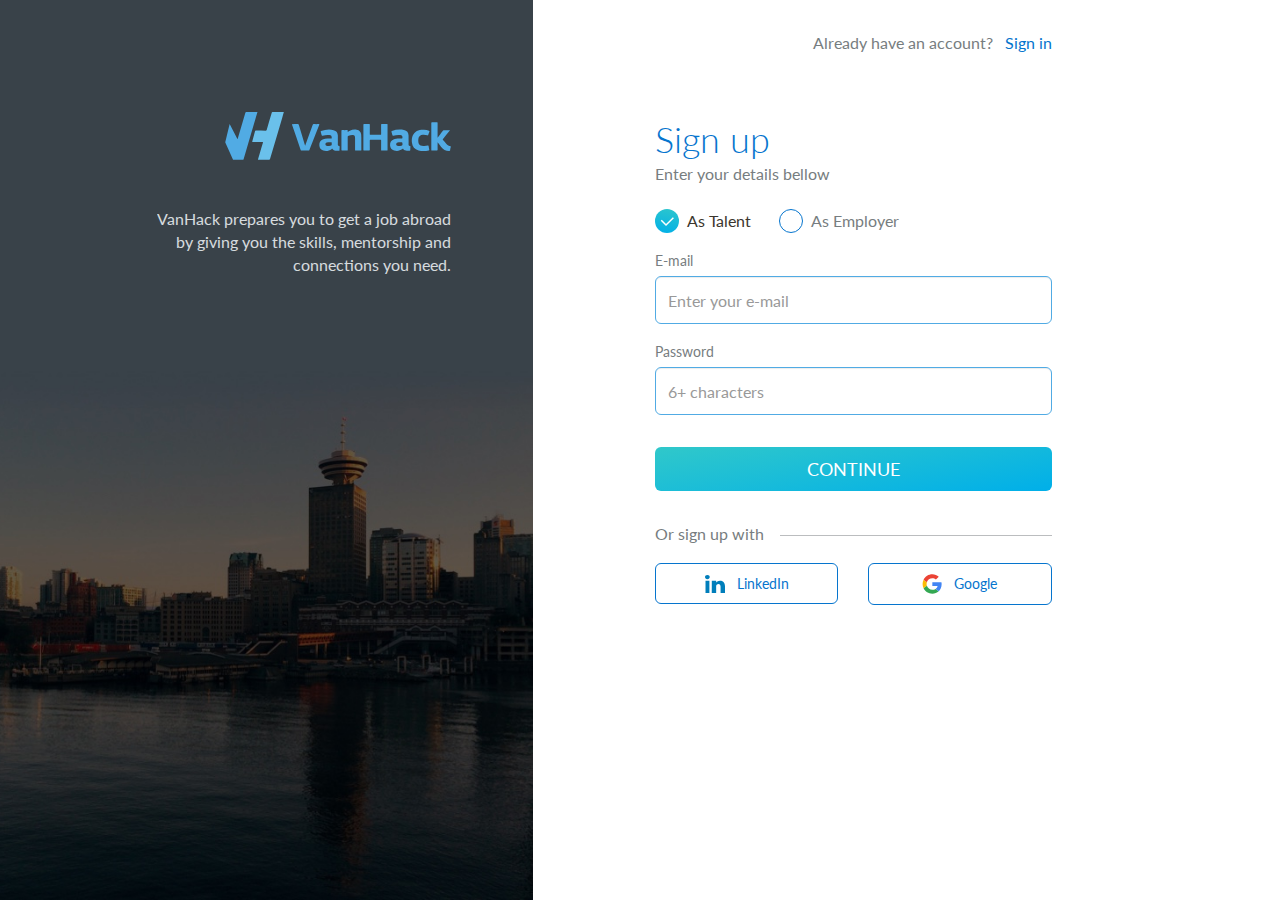
<file: index.html>
<!DOCTYPE html>
<html lang="en">

<head>
    <meta charset="utf-8">
    <meta http-equiv="X-UA-Compatible" content="IE=edge">
    <meta name="viewport" content="width=device-width, initial-scale=1">
    <!-- The above 3 meta tags *must* come first in the head; any other head content must come *after* these tags -->

    <!-- Latest compiled and minified CSS & JS -->
     <link rel="stylesheet" media="screen" href="bootstrap/bootstrap.min.css">

    <link href="https://fonts.googleapis.com/css?family=Lato:300,400,700" rel="stylesheet">
    <link rel="stylesheet" media="screen" href="vh-customStyle.css">

    <title>Forgot Password - VanHack</title>

</head>

<body>
    <script type="text/javascript">
        location.href = "signup.html";
    </script>
</body>

</html>
</file>
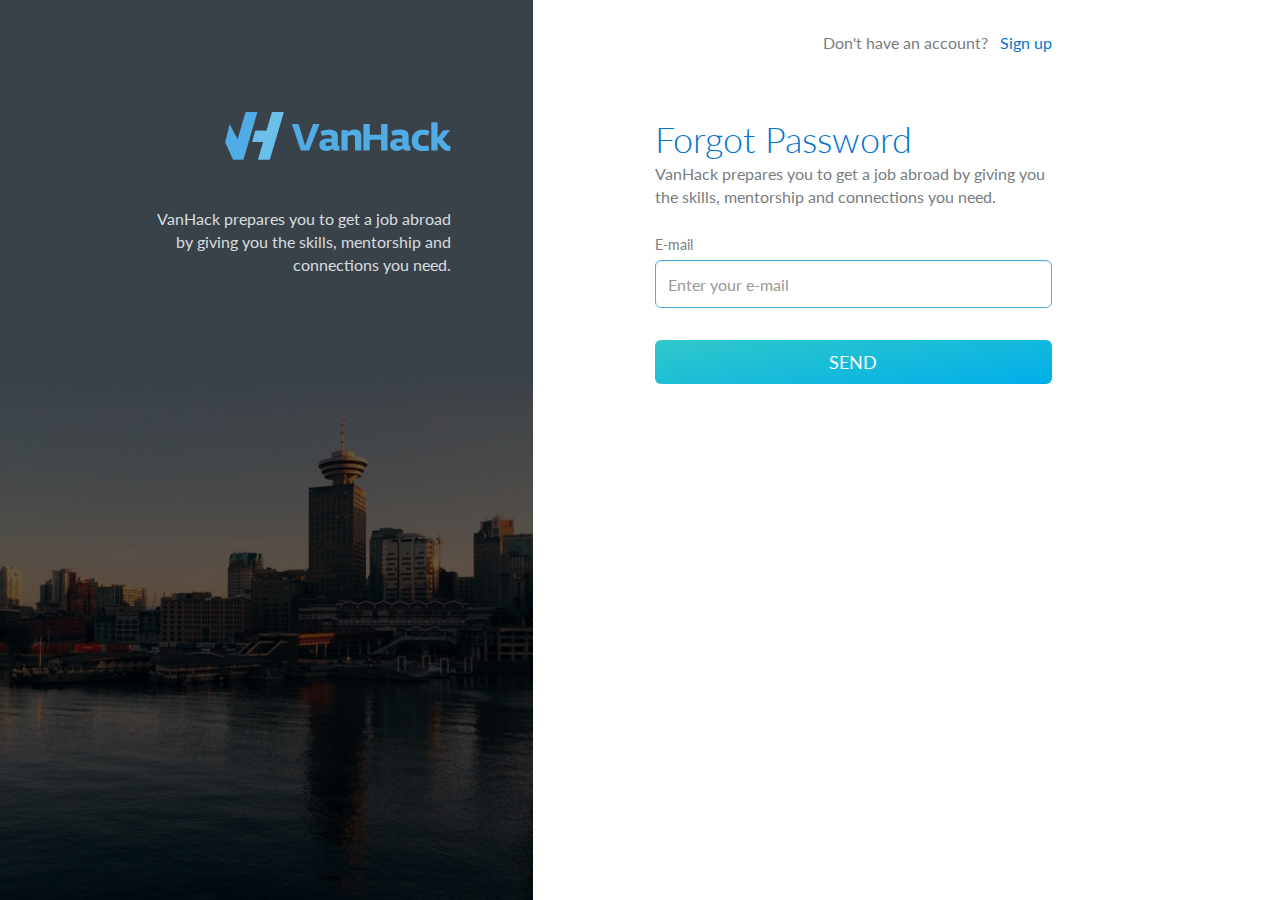
<file: forgotPassword.html>
<!DOCTYPE html>
<html lang="en">
<head>
    <meta charset="utf-8">
    <meta http-equiv="X-UA-Compatible" content="IE=edge">
    <meta name="viewport" content="width=device-width, initial-scale=1">
    <!-- The above 3 meta tags *must* come first in the head; any other head content must come *after* these tags -->
    
    <!-- Latest compiled and minified CSS & JS -->
    <link rel="stylesheet" media="screen" href="bootstrap/bootstrap.min.css">

    <link href="https://fonts.googleapis.com/css?family=Lato:300,400,700" rel="stylesheet">
    <link rel="stylesheet" media="screen" href="vh-customStyle.css">

    <title>Forgot Password - VanHack</title>

</head>
<body>

<div class="container-fluid">
    
    <div class="row">
        <div class="col-xs-12 col-sm-12 col-md-5 col-lg-5 hero-image-col">
            
            <div class="hero-image-container ">
                <img src="images/vanhack-logo.svg" alt="VanHack">
                <p>
                    VanHack prepares you to get a job abroad by giving you the skills, mentorship and connections you need.
                </p>
            </div>
        </div>
        <div class="col-xs-12 col-sm-12 col-md-5 col-lg-5 fake_col">
            <!-- Fake col to permit previous col has fixed position -->
        </div>
        
        <div class="col-xs-12 
                    col-sm-8 col-sm-offset-2
                    col-md-5 col-md-offset-1
                    col-lg-4 col-ld-offset-1">
            <div class="signup-form-container">
                <p class="switch-signin-signup">
                   Don't have an account? &nbsp; <a href="signup.html"> Sign up</a>
                </p>
                <h1>Forgot Password</h1>
                <p class="tip">
                    VanHack prepares you to get a job abroad by giving you the skills, mentorship and connections you need.
                </p>
                
                <form action="" method="POST" role="form">
        
                    <div class="form-group">
                        <label for="email">E-mail</label>
                        <input type="email" class="form-control" id="email" placeholder="Enter your e-mail">
                    </div>
                    
                    <!-- <button type="submit" class="btn btn-lg btn-block btn-primary">SEND</button> -->
                    <button type="button" onclick="javascript:location.href='forgotPasswordSuccess.html'" class="btn btn-lg btn-block btn-primary">SEND</button>
                    
                        
                </form>

                <p class="switch-signin-signup-mobile">
                   Don't have an account? &nbsp; <a href="signup.html"> Sign up</a>
                </p>

            </div>
        </div>
        
    </div>
    
</div>

</body>
</html>
</file>
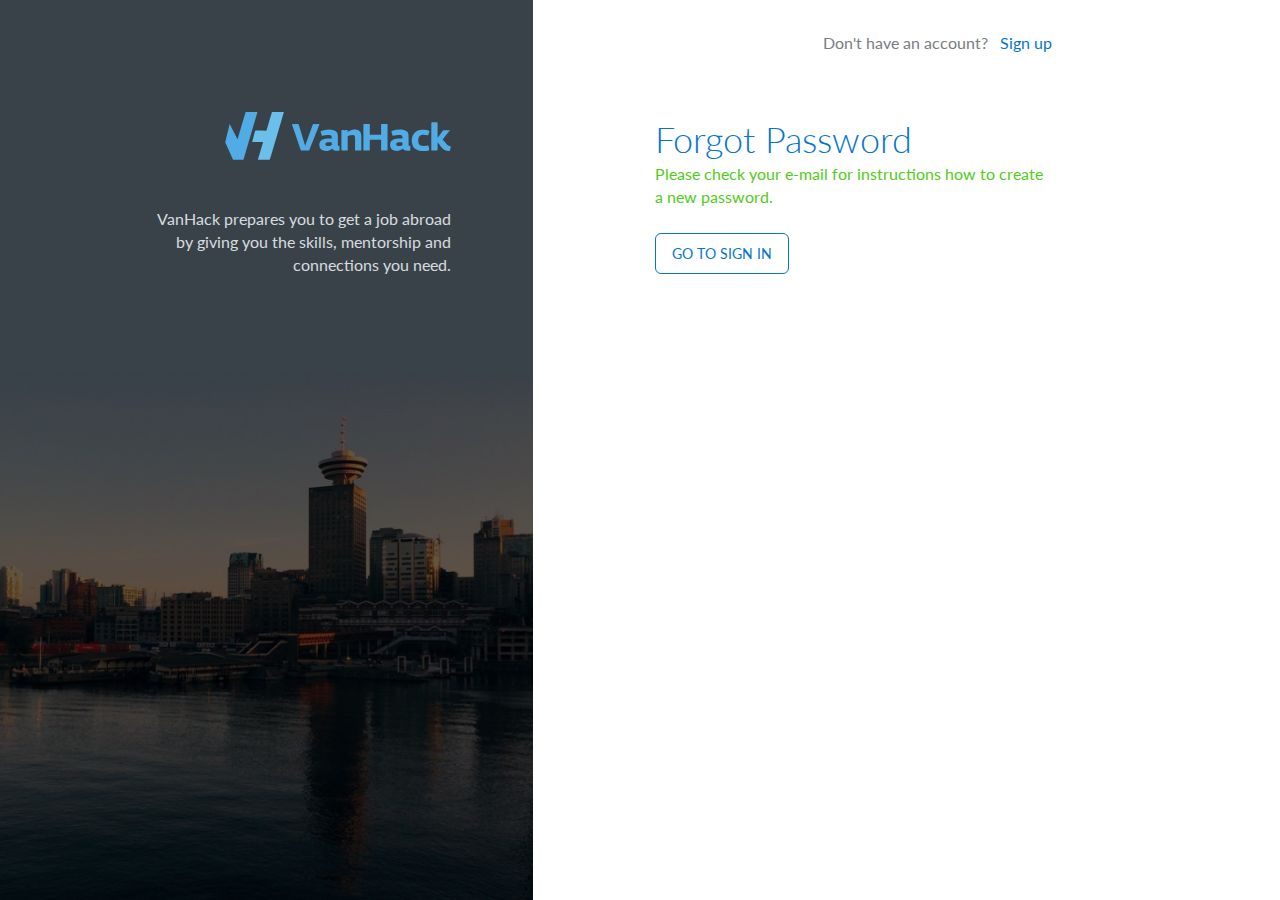
<file: forgotPasswordSuccess.html>
<!DOCTYPE html>
<html lang="en">

<head>
    <meta charset="utf-8">
    <meta http-equiv="X-UA-Compatible" content="IE=edge">
    <meta name="viewport" content="width=device-width, initial-scale=1">
    <!-- The above 3 meta tags *must* come first in the head; any other head content must come *after* these tags -->

    <!-- Latest compiled and minified CSS & JS -->
     <link rel="stylesheet" media="screen" href="bootstrap/bootstrap.min.css">

    <link href="https://fonts.googleapis.com/css?family=Lato:300,400,700" rel="stylesheet">
    <link rel="stylesheet" media="screen" href="vh-customStyle.css">

    <title>Forgot Password - VanHack</title>

</head>

<body>

    <div class="container-fluid">

        <div class="row">
            <div class="col-xs-12 col-sm-12 col-md-5 col-lg-5 hero-image-col">

                <div class="hero-image-container ">
                    <img src="images/vanhack-logo.svg" alt="VanHack">
                    <p>
                        VanHack prepares you to get a job abroad by giving you the skills, mentorship and connections you need.
                    </p>
                </div>
            </div>
            <div class="col-xs-12 col-sm-12 col-md-5 col-lg-5 fake_col">
                <!-- Fake col to permit previous col has fixed position -->
            </div>

            <div class="col-xs-12 
                    col-sm-8 col-sm-offset-2
                    col-md-5 col-md-offset-1
                    col-lg-4 col-ld-offset-1">
                <div class="signup-form-container">
                    <p class="switch-signin-signup">
                        Don't have an account? &nbsp; <a href="signup.html"> Sign up</a>
                    </p>
                    <h1>Forgot Password</h1>
                    <p class="tip success_msg">
                        Please check your e-mail for instructions how to create a new password.
                    </p>
                    <button type="button"onclick="javascript:location.href='signin.html'" class="btn btn-lg btn-default">
                        GO TO SIGN IN
                    </button>


                </div>
            </div>

        </div>

    </div>

</body>

</html>
</file>
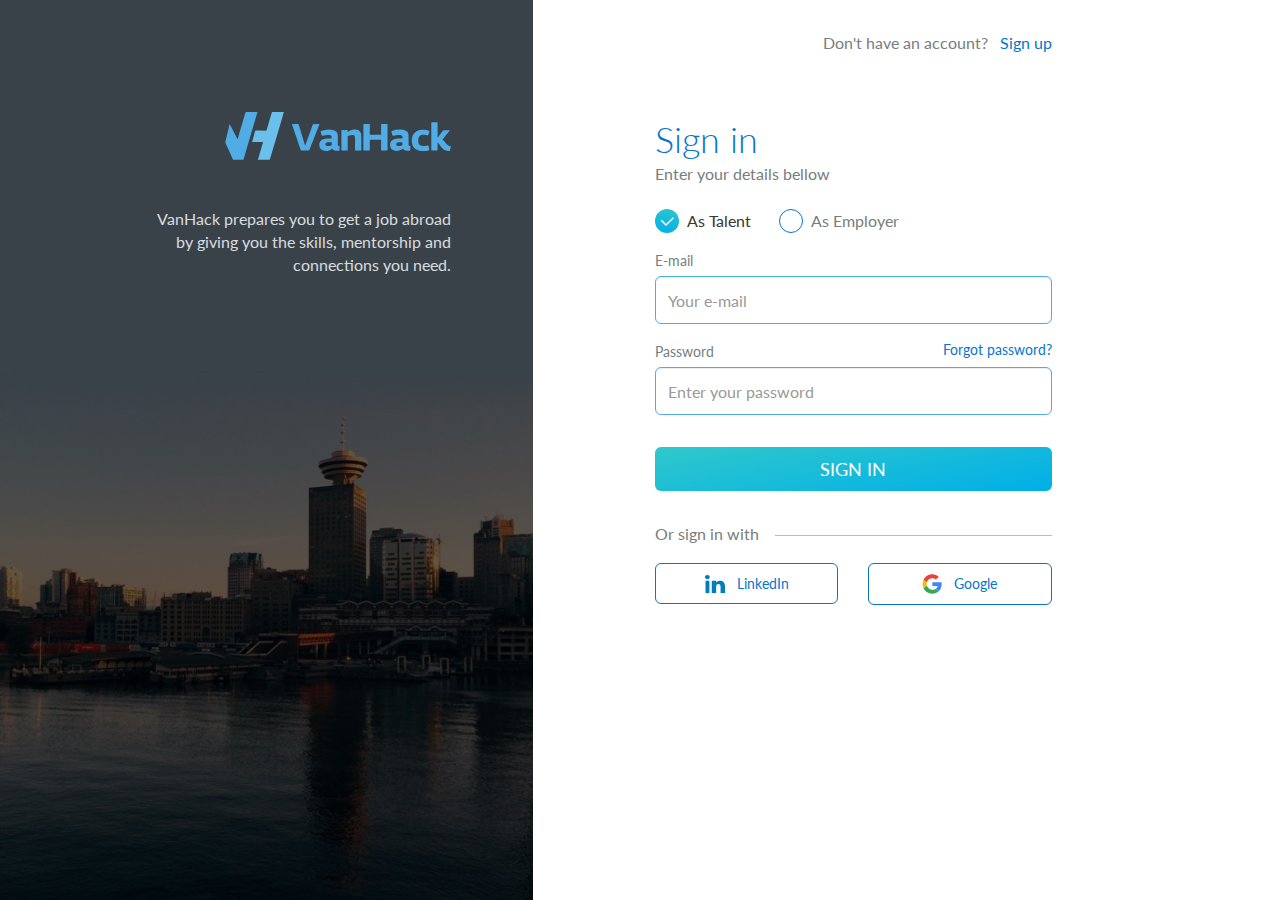
<file: signin.html>
<!DOCTYPE html>
<html lang="en">
<head>
    <meta charset="utf-8">
    <meta http-equiv="X-UA-Compatible" content="IE=edge">
    <meta name="viewport" content="width=device-width, initial-scale=1">
    <!-- The above 3 meta tags *must* come first in the head; any other head content must come *after* these tags -->
    
    <!-- Latest compiled and minified CSS & JS -->
    <link rel="stylesheet" media="screen" href="bootstrap/bootstrap.min.css">
    <!-- <link rel="stylesheet" media="screen" href="http://netdna.bootstrapcdn.com/bootstrap/3.3.4/css/bootstrap.min.css">
    <script src="http://code.jquery.com/jquery.js"></script>
    <script src="http://netdna.bootstrapcdn.com/bootstrap/3.3.4/js/bootstrap.min.js"></script> -->

    <link href="https://fonts.googleapis.com/css?family=Lato:300,400,700" rel="stylesheet">
    <link rel="stylesheet" media="screen" href="vh-customStyle.css">

    <title>Sign In - VanHack</title>

</head>
<body>

<div class="container-fluid">
    
    <div class="row">
        <div class="col-xs-12 col-sm-12 col-md-5 col-lg-5 hero-image-col">
            
            <div class="hero-image-container">
            <!-- <div class="hero-image-container employer"> -->
                <img src="images/vanhack-logo.svg" alt="VanHack">
                <p>
                    VanHack prepares you to get a job abroad by giving you the skills, mentorship and connections you need.
                </p>
            </div>
        </div>
        <div class="col-xs-12 col-sm-12 col-md-5 col-lg-5 fake_col">
            <!-- Fake col to permit previous col has fixed position -->
        </div>
        
        <div class="col-xs-12 
                    col-sm-8 col-sm-offset-2
                    col-md-5 col-md-offset-1
                    col-lg-4 col-ld-offset-1">
            <div class="signup-form-container">
                <p class="switch-signin-signup">
                   Don't have an account? &nbsp; <a href="signup.html"> Sign up</a>
                </p>
                <h1>Sign in</h1>
                <p class="tip">Enter your details bellow</p>
                
                <form action="" method="POST" role="form">
                    
                    <div class="form-group radio">
                        <input type="radio" name="type" id="talent" value="talent" checked="checked">
                        <label for="talent">
                            <span></span>As Talent
                        </label>
                        <input type="radio" name="type" id="employer" value="employer">
                        <label for="employer">
                            <span></span>As Employer
                        </label>
                    </div>
                    
                    <div class="form-group">
                        <label for="email">E-mail</label>
                        <input type="email" class="form-control" id="email" placeholder="Your e-mail">
                    </div>
                    <div class="form-group">
                        <label for="password">Password</label>
                        <a href="forgotPassword.html" class="forgot-password">Forgot password?</a>
                        <input type="password" class="form-control" id="password" placeholder="Enter your password">
                    </div>
                    <button type="button" class="btn btn-lg btn-block btn-primary">SIGN IN</button>
                        
                </form>

                <div class="other-options">
                    
                    <div class="divider-line">
                        <span>Or sign in with</span>
                    </div>

                    <div class="row form-group">
                        <div class="col-xs-6 col-sm-6 col-md-6 col-lg-6">
                            <button type="button" class="btn btn-lg btn-block btn-default">
                                <img src="images/linkedin-icon.svg" alt="icon">
                                LinkedIn
                            </button>
                        </div>
                        <div class="col-xs-6 col-sm-6 col-md-6 col-lg-6">
                            <button type="button" class="btn btn-lg btn-block btn-default">
                                <img src="images/google-icon.svg" alt="icon">
                                Google
                            </button>
                        </div>
                    </div>

                </div>
                <p class="switch-signin-signup-mobile">
                   Don't have an account? &nbsp; <a href="signup.html"> Sign up</a>
                </p>

            </div>
        </div>
        
    </div>
    
</div>

</body>
</html>
</file>
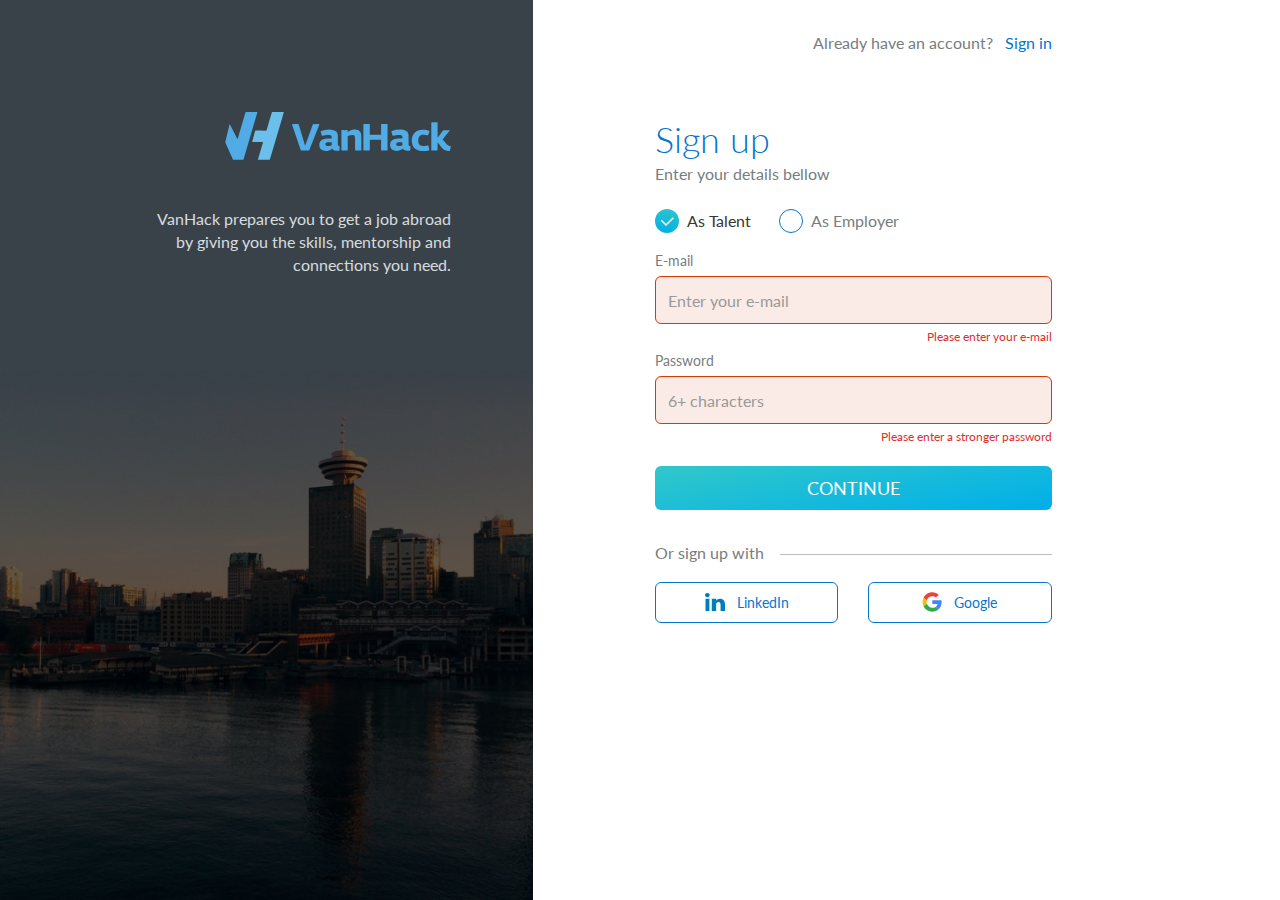
<file: signup-error.html>
<!DOCTYPE html>
<html lang="en">
<head>
    <meta charset="utf-8">
    <meta http-equiv="X-UA-Compatible" content="IE=edge">
    <meta name="viewport" content="width=device-width, initial-scale=1">
    <!-- The above 3 meta tags *must* come first in the head; any other head content must come *after* these tags -->
    
    <!-- Latest compiled and minified CSS & JS -->
    <link rel="stylesheet" media="screen" href="bootstrap/bootstrap.min.css">

    <link href="https://fonts.googleapis.com/css?family=Lato:300,400,700" rel="stylesheet">
    <link rel="stylesheet" media="screen" href="vh-customStyle.css">

    <title>Sign Up - VanHack</title>

</head>
<body>

<div class="container-fluid">
    
    <div class="row">
        <div class="col-xs-12 col-sm-12 col-md-5 col-lg-5 hero-image-col">
            <div class="hero-image-container">
            <!-- <div class="hero-image-container employer"> -->
                <img src="images/vanhack-logo.svg" alt="VanHack">
                <p>
                    VanHack prepares you to get a job abroad by giving you the skills, mentorship and connections you need.
                </p>
            </div>
        </div>
        <div class="col-xs-12 col-sm-12 col-md-5 col-lg-5 fake_col">
            <!-- Fake col to permit previous col has fixed position -->
        </div>
        
        <div class="col-xs-12 
                    col-sm-8 col-sm-offset-2
                    col-md-5 col-md-offset-1
                    col-lg-4 col-ld-offset-1">
            <div class="signup-form-container">
                <p class="switch-signin-signup">
                   Already have an account? &nbsp; <a href="signin.html"> Sign in</a>
                </p>
                <h1>Sign up</h1>
                <p class="tip">Enter your details bellow</p>
                
                <form action="" method="POST" role="form">
                    
                    <div class="form-group radio">
                        <input type="radio" name="type" id="talent" value="talent" checked="checked">
                        <label for="talent">
                            <span></span>As Talent
                        </label>
                        <input type="radio" name="type" id="employer" value="employer">
                        <label for="employer">
                            <span></span>As Employer
                        </label>
                    </div>
                    
                    <div class="form-group">
                        <label for="email">E-mail</label>
                        <input type="email" class="form-control error-state" id="email" placeholder="Enter your e-mail">
                        <p class="field-error-mgs" style="display: block;">Please enter your e-mail</p>
                    </div>
                    <div class="form-group">
                        <label for="password">Password</label>
                        <input type="password" class="form-control error-state" id="password" placeholder="6+ characters">
                        <p class="field-error-mgs"  style="display: block;">Please enter a stronger password</p>
                    </div>
                    <!-- <button type="submit" class="btn btn-lg btn-block btn-primary">CONTINUE</button> -->
                    <button type="button" onclick="javascript:location.href='signup.html'"  class="btn btn-lg btn-block btn-primary">CONTINUE</button>
                        
                </form>

                <div class="other-options">
                    
                    <div class="divider-line">
                        <span>Or sign up with</span>
                    </div>

                    <div class="row form-group">
                        <div class="col-xs-6 col-sm-6 col-md-6 col-lg-6">
                            <button type="button" class="btn btn-lg btn-block btn-default">
                                <img src="images/linkedin-icon.svg" alt="icon">
                                LinkedIn
                            </button>
                        </div>
                        <div class="col-xs-6 col-sm-6 col-md-6 col-lg-6">
                            <button type="button" class="btn btn-lg btn-block btn-default">
                                <img src="images/google-icon.svg" alt="icon">
                                Google
                            </button>
                        </div>
                    </div>

                </div>
                <p class="switch-signin-signup-mobile">
                   Already have an account? &nbsp; <a href="signin.html">Sign in</a>
                </p>

            </div>
        </div>
        
    </div>
    
</div>

</body>
</html>
</file>
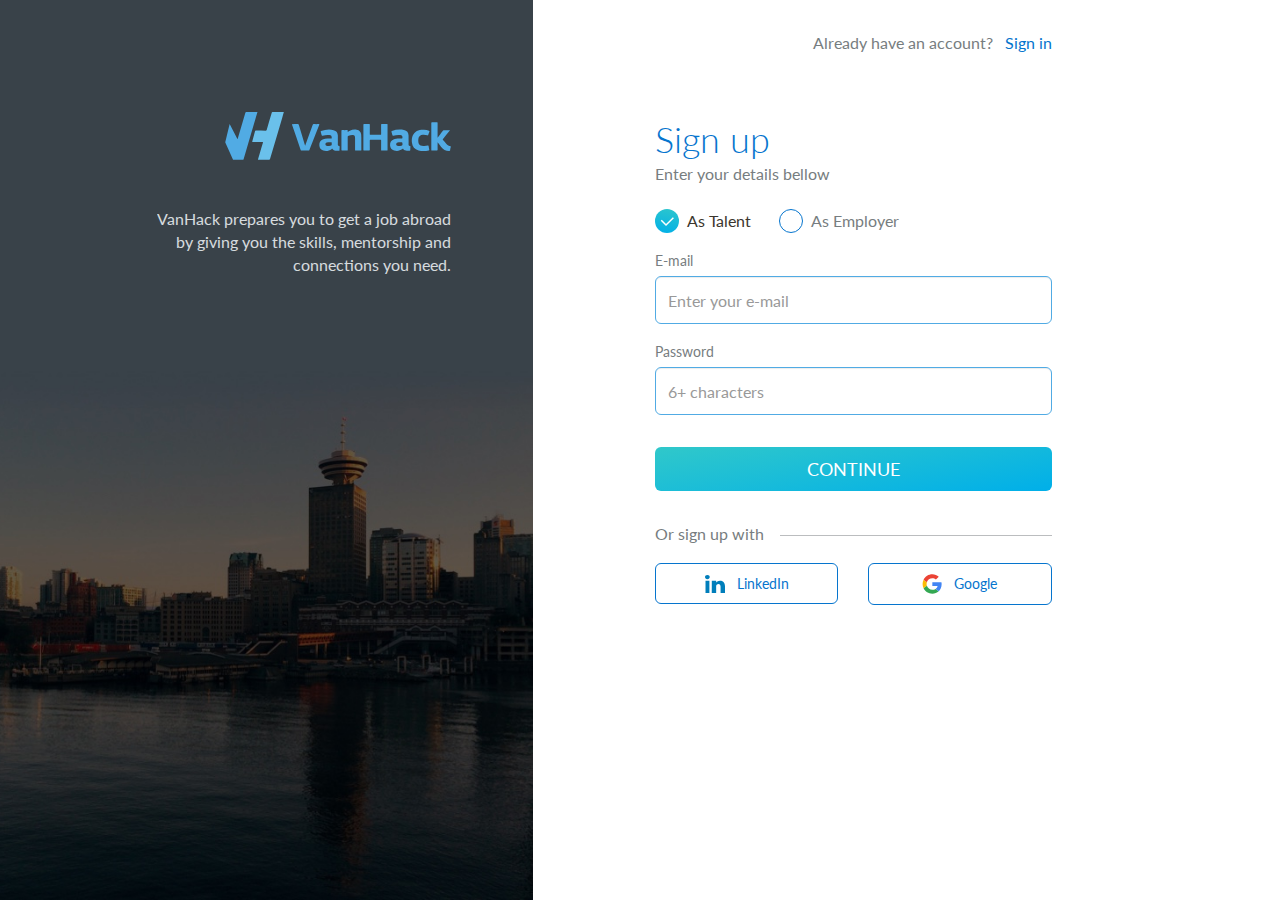
<file: signup.html>
<!DOCTYPE html>
<html lang="en">
<head>
    <meta charset="utf-8">
    <meta http-equiv="X-UA-Compatible" content="IE=edge">
    <meta name="viewport" content="width=device-width, initial-scale=1">
    <!-- The above 3 meta tags *must* come first in the head; any other head content must come *after* these tags -->
    
    <!-- Latest compiled and minified CSS & JS -->
    <link rel="stylesheet" media="screen" href="bootstrap/bootstrap.min.css">

    <link href="https://fonts.googleapis.com/css?family=Lato:300,400,700" rel="stylesheet">
    <link rel="stylesheet" media="screen" href="vh-customStyle.css">

    <title>Sign Up - VanHack</title>

</head>
<body>

<div class="container-fluid">
    
    <div class="row">
        <div class="col-xs-12 col-sm-12 col-md-5 col-lg-5 hero-image-col">
            <div class="hero-image-container">
            <!-- <div class="hero-image-container employer"> -->
                <img src="images/vanhack-logo.svg" alt="VanHack">
                <p>
                    VanHack prepares you to get a job abroad by giving you the skills, mentorship and connections you need.
                </p>
            </div>
        </div>
        <div class="col-xs-12 col-sm-12 col-md-5 col-lg-5 fake_col">
            <!-- Fake col to permit previous col has fixed position -->
        </div>
        
        <div class="col-xs-12 
                    col-sm-8 col-sm-offset-2
                    col-md-5 col-md-offset-1
                    col-lg-4 col-ld-offset-1">
            <div class="signup-form-container">
                <p class="switch-signin-signup">
                   Already have an account? &nbsp; <a href="signin.html"> Sign in</a>
                </p>
                <h1>Sign up</h1>
                <p class="tip">Enter your details bellow</p>
                
                <form action="" method="POST" role="form">
                    
                    <div class="form-group radio">
                        <input type="radio" name="type" id="talent" value="talent" checked="checked">
                        <label for="talent">
                            <span></span>As Talent
                        </label>
                        <input type="radio" name="type" id="employer" value="employer">
                        <label for="employer">
                            <span></span>As Employer
                        </label>
                    </div>
                    
                    <div class="form-group">
                        <label for="email">E-mail</label>
                        <input type="email" class="form-control " id="email" placeholder="Enter your e-mail">
                        <p class="field-error-mgs">Please enter your e-mail</p>
                    </div>
                    <div class="form-group">
                        <label for="password">Password</label>
                        <input type="password" class="form-control " id="password" placeholder="6+ characters">
                        <p class="field-error-mgs">Please enter a stronger password</p>
                    </div>
                    <!-- <button type="submit" class="btn btn-lg btn-block btn-primary">CONTINUE</button> -->
                    <button type="button"  onclick="javascript:location.href='signup-error.html'"  class="btn btn-lg btn-block btn-primary">CONTINUE</button>
                        
                </form>

                <div class="other-options">
                    
                    <div class="divider-line">
                        <span>Or sign up with</span>
                    </div>

                    <div class="row form-group">
                        <div class="col-xs-6 col-sm-6 col-md-6 col-lg-6">
                            <button type="button" class="btn btn-lg btn-block btn-default">
                                <img src="images/linkedin-icon.svg" alt="icon">
                                LinkedIn
                            </button>
                        </div>
                        <div class="col-xs-6 col-sm-6 col-md-6 col-lg-6">
                            <button type="button" class="btn btn-lg btn-block btn-default">
                                <img src="images/google-icon.svg" alt="icon">
                                Google
                            </button>
                        </div>
                    </div>

                </div>
                <p class="switch-signin-signup-mobile">
                   Already have an account? &nbsp; <a href="signin.html">Sign in</a>
                </p>

            </div>
        </div>
        
    </div>
    
</div>

</body>
</html>
</file>
<file: vh-customStyle.css>
/****************
COLORS
*****************
Main-blue: #0675CE
Medium-blue: #51ABE4
Light-blue: #F2F6F9

Black-non-black: #3B362E
Dark-grey: #484848
Medium-grey: #777D80
Light-grey: #B2BBC2

Green: #51CD17
Yellow: #E9B518
Red: #CE3E06 //#DA3131

Gradient-blue-1: #00AFE9
Gradient-blue-2: #30C8CA
*****************/

/****************************
    GENERAL ELEMENTS
*****************************/
*, p, h1, h2, h3, h4, input, textarea, label, .radio > label {
    font-family: 'Lato', sans-serif;
    font-weight: 400;
    color: #777D80;
    font-size: 16px;
}

a{
    color: #0675CE;
    font-weight: 400;
}

h1{
    color: #0675CE;
    font-size: 36px;
    font-weight: 300;
}

/******************
SIGN UP / SIGN IN
*******************/
.hero-image-col{ 
    padding: 0; 
    position: fixed;
}
.hero-image-container{
    text-align: right;
    padding-top: 112px;
    padding-right: 82px;
    height: 100vh;
    background: url(images/talent-sign-bg.jpg) no-repeat right center;
    background-size: cover;
}
.hero-image-container.employer{
    background: url(images/employer-sign-bg.jpg) no-repeat center center;
}
.hero-image-container > p{
    color: #F2F6F9;
    width: 300px;
    margin: 48px 0 0 auto;
    opacity: 0.85;
}
p.switch-signin-signup{
    text-align: right;
    margin-bottom: 65px;
}
.switch-signin-signup-mobile{
    display: none;    
}
.signup-form-container{
    padding-top: 32px;
    height: 100vh;
}
p.tip{
    margin-top: -6px;
    margin-bottom: 24px;
}

a.forgot-password{
    float: right;
    font-size: 14px;
}

/****************************
    SMALL SCREENS
*****************************/
@media(max-width:991px){
    .hero-image-col{ 
        position: relative;
    }
    .hero-image-container{
        text-align: left;
        padding: 24px 16px 16px 16px;
        height: 130px;
        background: url(images/talent-sign-mobile-bg.jpg) no-repeat center;
        background-size: cover;
    }
    .hero-image-container.employer{
        background: url(images/employer-sign-mobile-bg.jpg) no-repeat center;
    }
    .hero-image-container > img{
        width: 150px;
    }
    .hero-image-container > p{
        font-size: 13px;
        font-weight: 400;
        text-align: right;
        color: #F2F6F9;
        width: 50%;
        min-width: 220px;
        margin-top: 8px;
    }
    .signup-form-container{
        padding-top: 0;
    }
    p.switch-signin-signup{
        display: none;
    }
    .switch-signin-signup-mobile{
        margin-top: 32px;
        padding-bottom: 32px;
        display: block;
        text-align: right;
    }
}

/****************************
    FORM
*****************************/
.form-group > label{
    font-size: 14px;
}

input[type="radio"] + label{
    margin-right: 24px;
    font-size: 16px;
}

input:checked + label{
    color: #3B362E;
    font-weight: 400;
}
input[type="radio"]:focus + label{
    color: #51ABE4;
}

.signup-form-container .radio input[type=radio], 
.signup-form-container .radio-inline input[type=radio]{
   opacity: 0;
}

input[type="radio"] + label span {
    display:inline-block;
    width:24px;
    height:24px;
    margin: -4px 8px 0px -20px;
    vertical-align:middle;
    cursor:pointer;
    background: url(images/check-off-icon.svg) center center no-repeat;
}
input[type="radio"]:checked + label span {
    background: url(images/check-on-icon.svg) center center no-repeat;
}

.form-group{
    margin-top: 16px;
}

.form-control {
    height: 48px;
    font-size: 16px;
    color: #3B362E;
    background-color: #fff;
    background-image: none;
    border: 1px solid #51ABE4;
    border-radius: 6px;
}

.form-control:focus{
    background-color: #F2F6F9;
    border-color: #0675CE;
    font-weight: 400;
}
/****************************
    ERROR STATES
*****************************/
.form-control.error-state{
    color: #3B362E;
    background-color: rgba(205,62,6,0.1);
    border: 1px solid #CE3E06;    
}
.field-error-mgs{
    font-size: 12px;
    padding-top: 4px;
    margin-bottom: -12px;
    text-align: right;
    color: #DA3131;
     display: none; 
}

/****************************
    BUTTONS
*****************************/
.btn-primary {
    color: #fff;
    font-weight: 400;
    background-image: linear-gradient(-190deg, #30C8CA 0%, #00AFE9 100%);
    border: none;
    border-radius: 6px;
    margin-top: 32px;
    margin-bottom: 32px;
    text-transform: uppercase;
}

.btn-primary.active, .btn-primary:active{
    background-image: linear-gradient(-100deg, #30C8CA 0%, #00AFE9 100%);
}

.btn-default {
    color: #0675CE;
    background-color: #fff;
    border-color: #0675CE;
    font-size: 90%;
}
.btn-default:hover, .btn-default:active, .btn-default:focus {
    background-color: #F2F6F9;
    border-color: #51ABE4;
}
.btn-default > img{
    margin: -4px 8px 0 0;
}

div.divider-line{
    width: 100%;
    height: 24px;
    background: url(images/divider-line.png) center center repeat-x;
}
div.divider-line > span{
    background-color: #fff;
    padding-right: 16px;
}


/* 
@media(max-width:767px){}
@media(min-width:768px){}
@media(min-width:992px){}
@media(min-width:1200px){}
 */
/******************
UTILS
*******************/
.success_msg{ color: #51CD17; }
</file>
